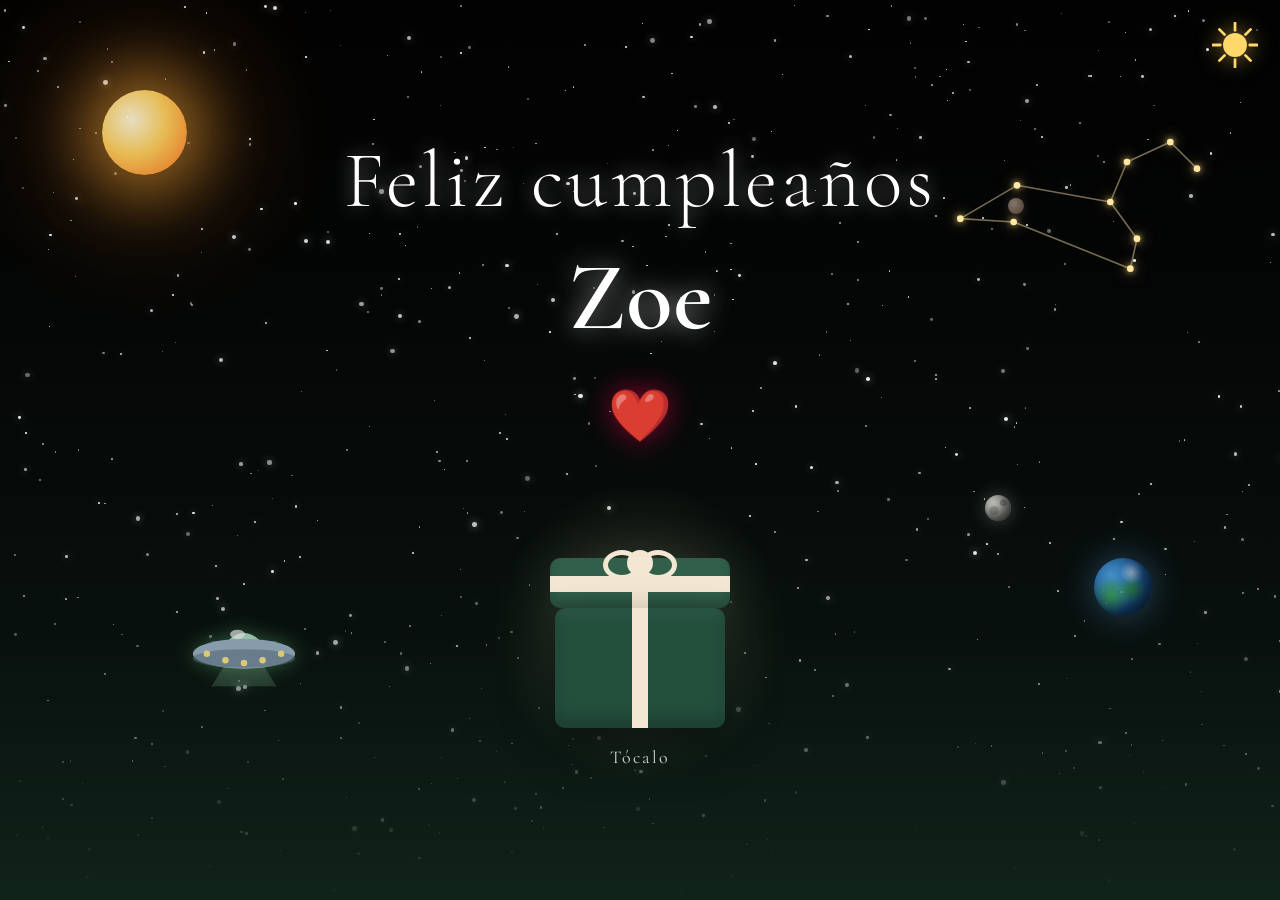
<file: zoe-cumple flores/index.html>
<!DOCTYPE html>
<html lang="es">

<head>

    <meta charset="UTF-8">
    <meta name="viewport" content="width=device-width, initial-scale=1.0">

    <title>Para Zoe ❤️</title>

    <link rel="preconnect" href="https://fonts.googleapis.com">

    <link rel="preconnect" href="https://fonts.gstatic.com" crossorigin>

    <link href="https://fonts.googleapis.com/css2?family=Cormorant+Garamond:wght@300;400;500;600;700&family=Space+Mono:ital,wght@0,400;0,700;1,400&display=swap"
        rel="stylesheet">

    <link rel="stylesheet" href="style/style.css">

    <link rel="stylesheet" href="style/sky.css">

    <link rel="stylesheet" href="style/leo.css">

</head>

<body>

    <section id ="welcome-screen">

    <a href="girasoles.html" class="sun-corner" aria-label="Para ti" title="🌻">
        <svg viewBox="0 0 50 50">
            <g class="sun-rays">
                <line class="sun-ray" x1="41" y1="25" x2="49" y2="25" />
                <line class="sun-ray" x1="36.3" y1="36.3" x2="42" y2="42" />
                <line class="sun-ray" x1="25" y1="41" x2="25" y2="49" />
                <line class="sun-ray" x1="13.7" y1="36.3" x2="8" y2="42" />
                <line class="sun-ray" x1="9" y1="25" x2="1" y2="25" />
                <line class="sun-ray" x1="13.7" y1="13.7" x2="8" y2="8" />
                <line class="sun-ray" x1="25" y1="9" x2="25" y2="1" />
                <line class="sun-ray" x1="36.3" y1="13.7" x2="42" y2="8" />
            </g>
            <circle class="sun-core" cx="25" cy="25" r="13" />
        </svg>
    </a>

    <div id="sky">

        <div id="stars"></div>
        <!-- 👇 NUEVO: Contenedores para los planetas y estrellas fugaces -->
        <div id="planets-container">
            <div class="planet planet-sun"></div>
            <div class="planet planet-earth"></div>
            <div class="planet planet-moon"></div>
            <div class="planet planet-pluto"></div>

            <div class="ufo" id="ufo">
                <svg viewBox="0 0 140 80" class="ufo-svg" xmlns="http://www.w3.org/2000/svg">
                    <!-- haz de luz -->
                    <polygon class="ufo-beam" points="55,48 85,48 105,80 35,80" />

                    <!-- cúpula -->
                    <path class="ufo-dome" d="M45 40 Q70 5 95 40 Z" />
                    <ellipse class="ufo-dome-shine" cx="63" cy="24" rx="8" ry="5" />

                    <!-- platillo -->
                    <ellipse class="ufo-body" cx="70" cy="45" rx="55" ry="16" />
                    <ellipse class="ufo-body-shade" cx="70" cy="50" rx="55" ry="10" />

                    <!-- lucecitas -->
                    <circle class="ufo-light ufo-light-1" cx="30" cy="45" r="3.5" />
                    <circle class="ufo-light ufo-light-2" cx="50" cy="52" r="3.5" />
                    <circle class="ufo-light ufo-light-3" cx="70" cy="55" r="3.5" />
                    <circle class="ufo-light ufo-light-4" cx="90" cy="52" r="3.5" />
                    <circle class="ufo-light ufo-light-5" cx="110" cy="45" r="3.5" />
                </svg>
            </div>
        </div>
        <div id="shooting-stars-container"></div>

    </div>


    <div class="birthday-title">

        <h1>Feliz cumpleaños</h1>

        <h2>Zoe</h2>

        <p>❤️</p>


    <div id="leo">

<svg viewBox="0 0 420 260" class="leo-svg">

    <!-- líneas de la constelación (conexiones exactas como tu referencia) -->
    
    <!-- El Triángulo del Cuerpo Principal (Continuo) -->
    <!-- Línea 1: Estrella izquierda a Estrella media-arriba -->
    <line class="leo-path" x1="35" y1="160" x2="120" y2="110" stroke-width="1" />
    <!-- Línea 2: Estrella media-arriba a Estrella central -->
    <line class="leo-path" x1="120" y1="110" x2="260" y2="135" stroke-width="1" />
    <!-- Línea 4: Estrella media-abajo DE VUELTA a Estrella izquierda -->
    <line class="leo-path" x1="115" y1="165" x2="35" y2="160" stroke-width="1" />
    
    <!-- Conexión del medio (Crucial) -->
    <!-- Línea 5: Estrella central a Estrella media-abajo (ya está, es la #3, pero la mantenemos para claridad) -->
    <!-- ESTA LÍNEA ES LA QUE REPLICA TU REFERENCIA ORIGINAL EXACTA -->
    <line class="leo-path" x1="115" y1="165" x2="290" y2="235" stroke-width="1" />


    <!-- La Cabeza del León (Igual que antes, está bien) -->
    <!-- Línea 6: Estrella central a Estrella superior-derecha 1 -->
    <line class="leo-path" x1="260" y1="135" x2="285" y2="75" stroke-width="1" />
    <!-- Línea 7: Estrella superior-derecha 1 a Estrella superior-derecha 2 -->
    <line class="leo-path" x1="285" y1="75" x2="350" y2="45" stroke-width="1" />
    <!-- Línea 8: Estrella superior-derecha 2 a Estrella superior-derecha 3 -->
    <line class="leo-path" x1="350" y1="45" x2="390" y2="85" stroke-width="1" />

    <!-- La Parte Trasera / Cola (Corrección de la conexión) -->
    <!-- Línea 9: Estrella central a Estrella inferior-derecha 1 -->
    <line class="leo-path" x1="260" y1="135" x2="300" y2="190" stroke-width="1" />
    <!-- Línea 10: Estrella inferior-derecha 1 a Estrella inferior-derecha 2 -->
    <line class="leo-path" x1="300" y1="190" x2="290" y2="235" stroke-width="1" />


    <!-- estrellas (Tus círculos originales) -->

    <circle class="leo-star" cx="35" cy="160" r="5" />
    <circle class="leo-star" cx="120" cy="110" r="5" />
    <circle class="leo-star" cx="115" cy="165" r="5" />

    <circle class="leo-star" cx="260" cy="135" r="5" />

    <circle class="leo-star" cx="285" cy="75" r="5" />
    <circle class="leo-star" cx="350" cy="45" r="5" />
    <circle class="leo-star" cx="390" cy="85" r="5" />

    <circle class="leo-star" cx="300" cy="190" r="5" />
    <circle class="leo-star" cx="290" cy="235" r="5" />


</svg>

</div>

</div>

        <div id="gift-container">

            <div id="gift">

                <div class="gift-container">

                    <div class="gift-box" id="giftBox">

                        <div class="gift-lid">
                            <div class="gift-ribbon-vertical"></div>
                            <div class="gift-ribbon-horizontal"></div>
                            <div class="gift-bow"></div>
                        </div>

                        <div class="gift-body">

                            <div class="gift-light"></div>

                            <div class="gift-ribbon-body"></div>

                        </div>

                    </div>

                    <p class="gift-text" id="giftText">Tócalo</p>

                </div>

            </div>

    </section>

    <section id="terminal-screen">

    <div class="terminal-window">

        <div class="terminal-titlebar">
            <div class="terminal-dots">
                <span class="dot dot-red"></span>
                <span class="dot dot-yellow"></span>
                <span class="dot dot-green"></span>
            </div>
            <span class="terminal-title">buscando_recuerdos.exe</span>
        </div>

        <div class="terminal-crt">

            <div class="terminal" id="terminal">

            </div>

            <div class="terminal-scanlines"></div>
            <div class="terminal-scanner"></div>
            <div class="terminal-vignette"></div>
            <div class="terminal-flash" id="terminalFlash"></div>

        </div>

    </div>

</section>

<section id="memory-screen">

    <div class="bokeh-lights" id="bokehLights"></div>

    <svg class="mini-constellation" viewBox="0 0 800 500" preserveAspectRatio="xMidYMid slice">
        <line x1="80" y1="90" x2="180" y2="140" />
        <line x1="180" y1="140" x2="140" y2="230" />
        <line x1="620" y1="70" x2="700" y2="130" />
        <line x1="700" y1="130" x2="660" y2="210" />
        <circle cx="80" cy="90" r="2.2" />
        <circle cx="180" cy="140" r="2.6" />
        <circle cx="140" cy="230" r="1.8" />
        <circle cx="620" cy="70" r="2" />
        <circle cx="700" cy="130" r="2.6" />
        <circle cx="660" cy="210" r="1.8" />
        <circle cx="380" cy="380" r="1.6" />
        <circle cx="440" cy="60" r="1.6" />
    </svg>

    <div class="photo-wrapper">

    <div class="photo-glow"></div>

    <img
        src="img/cumple-desktop.jpg"
        alt="Feliz cumpleaños Zoe"
        id="birthday-photo-desktop"
        class="desktop-photo"
    >

    <img
        src="img/cumple-mobile.jpg"
        alt="Feliz cumpleaños Zoe"
        id="birthday-photo-mobile"
        class="mobile-photo"
    >

</div>

    <p class="photo-caption">

        Feliz cumpleaños calabacita ❤️

    </p>

    <div class="scroll-indicator">

    <span>Desliza</span>

    <svg class="falling-star" viewBox="0 0 24 40">
        <line x1="12" y1="0" x2="12" y2="22" />
        <path d="M12 22 L6 30 M12 22 L18 30 M12 22 L12 34" />
    </svg>

</div>

    <div class="letter-stage" id="letterStage">

        <div class="envelope-wrapper" id="envelopeWrapper">

            <div class="envelope" id="envelope">

                <div class="envelope-back"></div>

                <div class="envelope-seal">
                    <svg viewBox="0 0 60 60">
                        <circle cx="30" cy="30" r="27" />
                        <path d="M30 16 C18 16 14 26 14 33 C14 42 21 47 30 47 C39 47 46 42 46 33 C46 26 42 16 30 16 Z" />
                        <path d="M30 16 C28 12 28 9 30 6" />
                        <path d="M30 18 L30 45 M22 21 C22 30 22 39 24 44 M38 21 C38 30 38 39 36 44" />
                    </svg>
                </div>

                <div class="envelope-flap"></div>

                <div class="envelope-front"></div>

            </div>

            <p class="envelope-text" id="envelopeText">Toca para abrir</p>

        </div>

        <div class="letter-overlay" id="letterOverlay">

            <div class="letter-paper" id="letterPaper">

                <div class="letter-close" id="letterClose">&times;</div>

                <div class="letter-seal">
                    <svg viewBox="0 0 60 60">
                        <circle cx="30" cy="30" r="27" />
                        <path d="M30 16 C18 16 14 26 14 33 C14 42 21 47 30 47 C39 47 46 42 46 33 C46 26 42 16 30 16 Z" />
                        <path d="M30 16 C28 12 28 9 30 6" />
                        <path d="M30 18 L30 45 M22 21 C22 30 22 39 24 44 M38 21 C38 30 38 39 36 44" />
                    </svg>
                </div>

                <h2>Para Zoe ❤️</h2>

                <div class="letter-scroll" id="letterScroll">

                    <div id="letter-text"></div>

                    <p class="letter-signature">— con cariño, siempre.</p>

                </div>

            </div>

        </div>

    </div>

</section>

    <script src="script/main.js"></script>

</body>

</html>
</file>
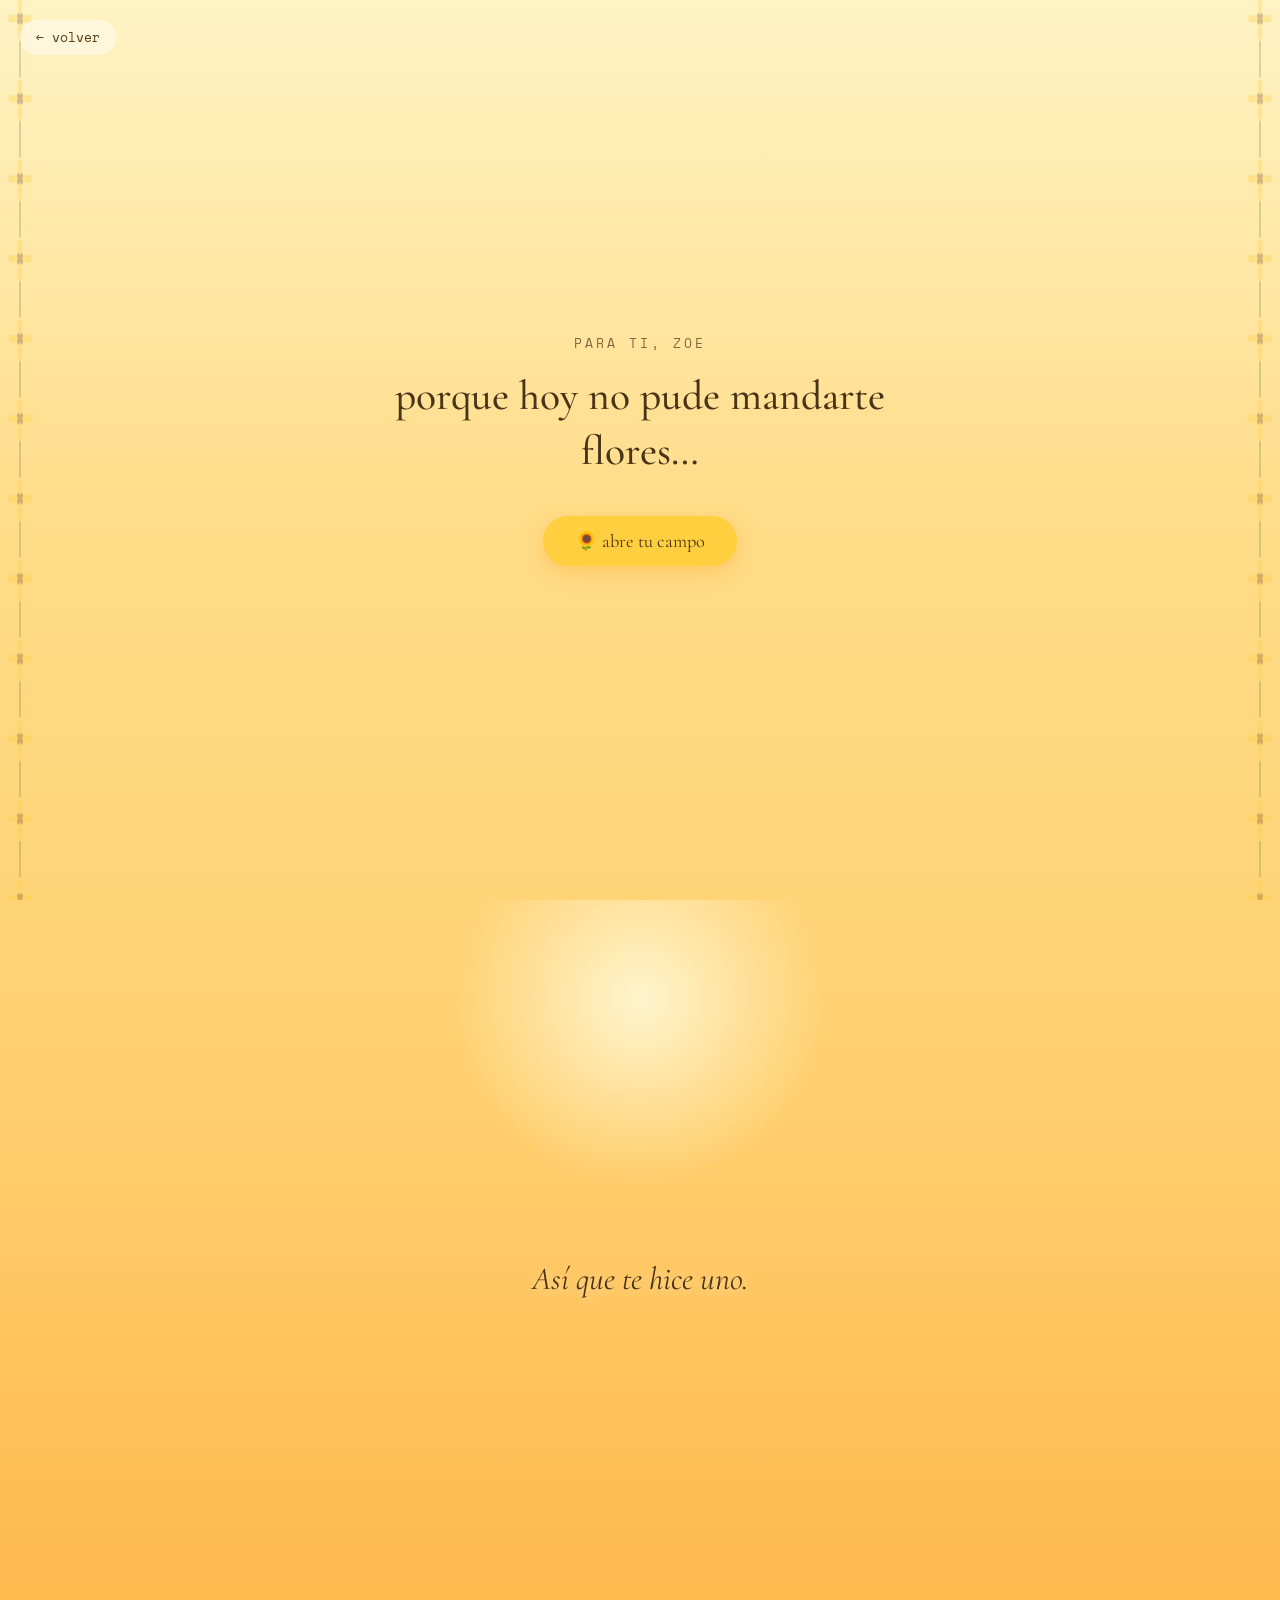
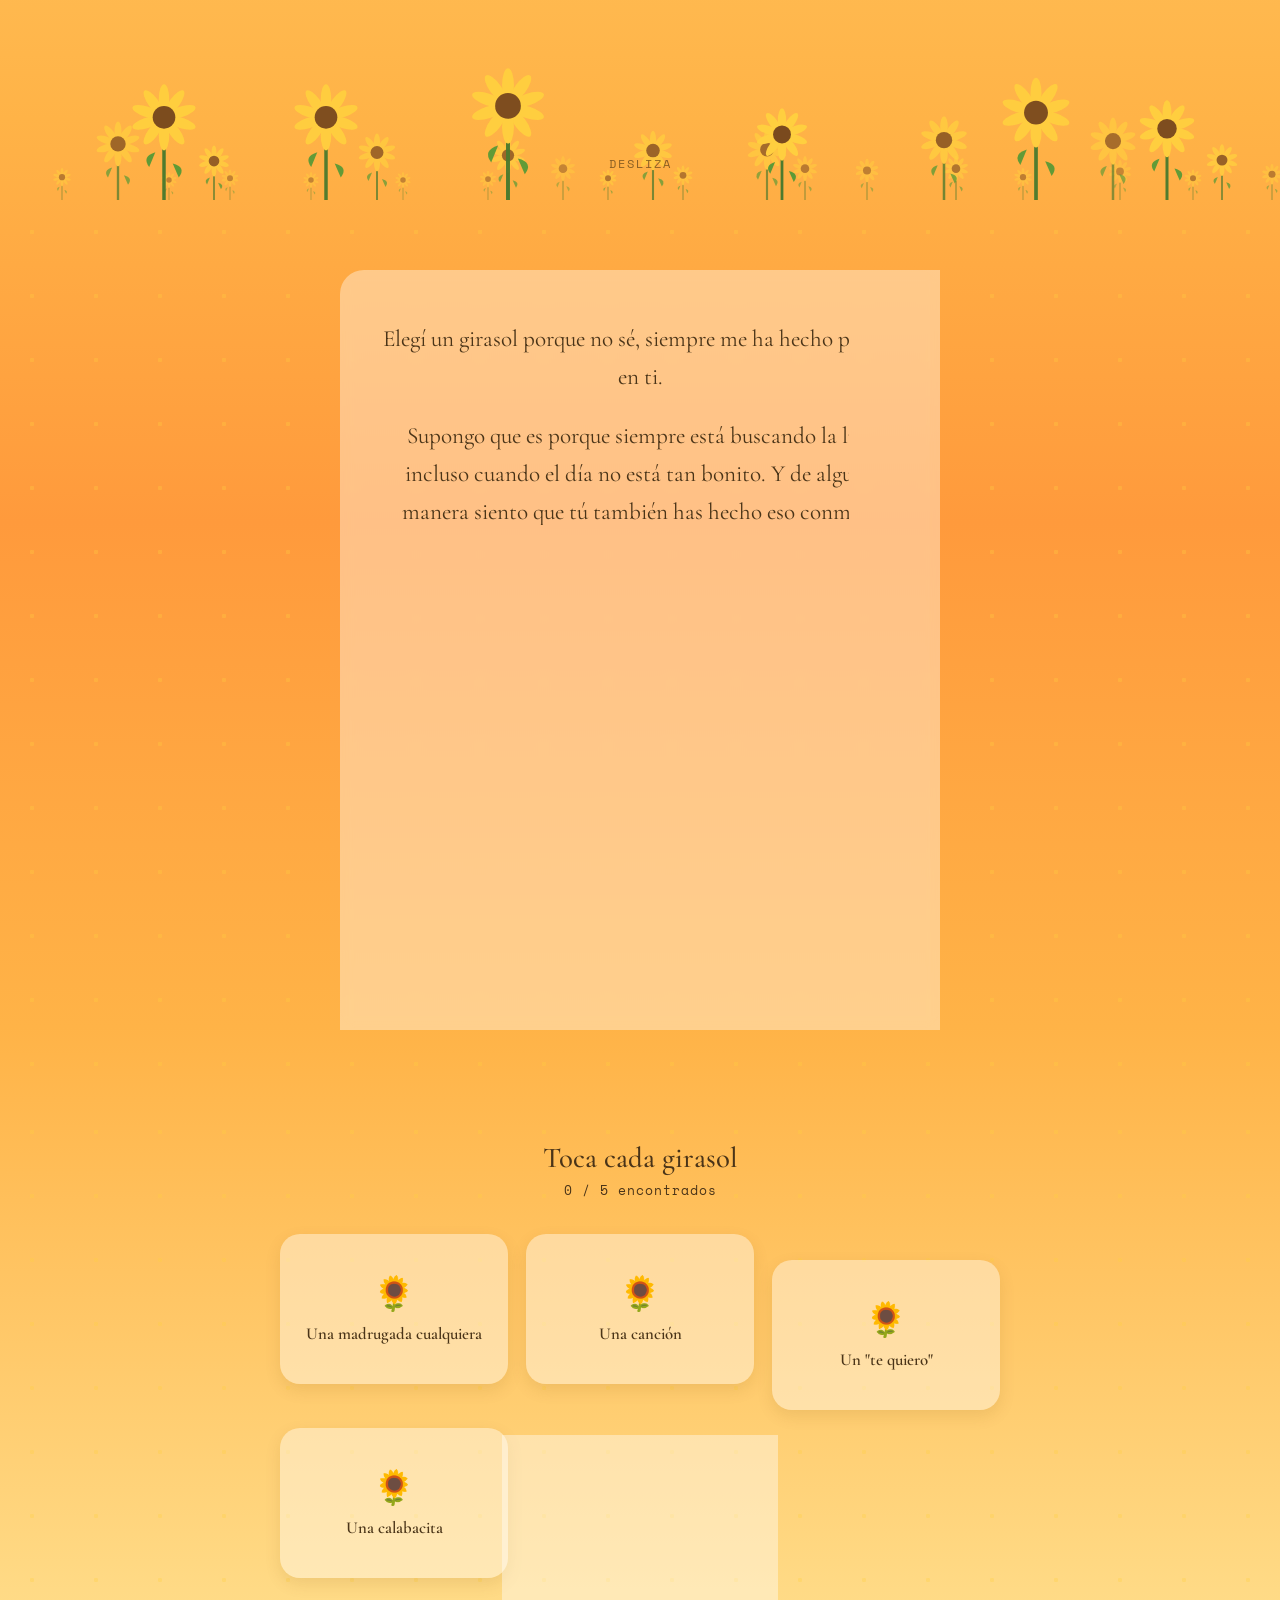
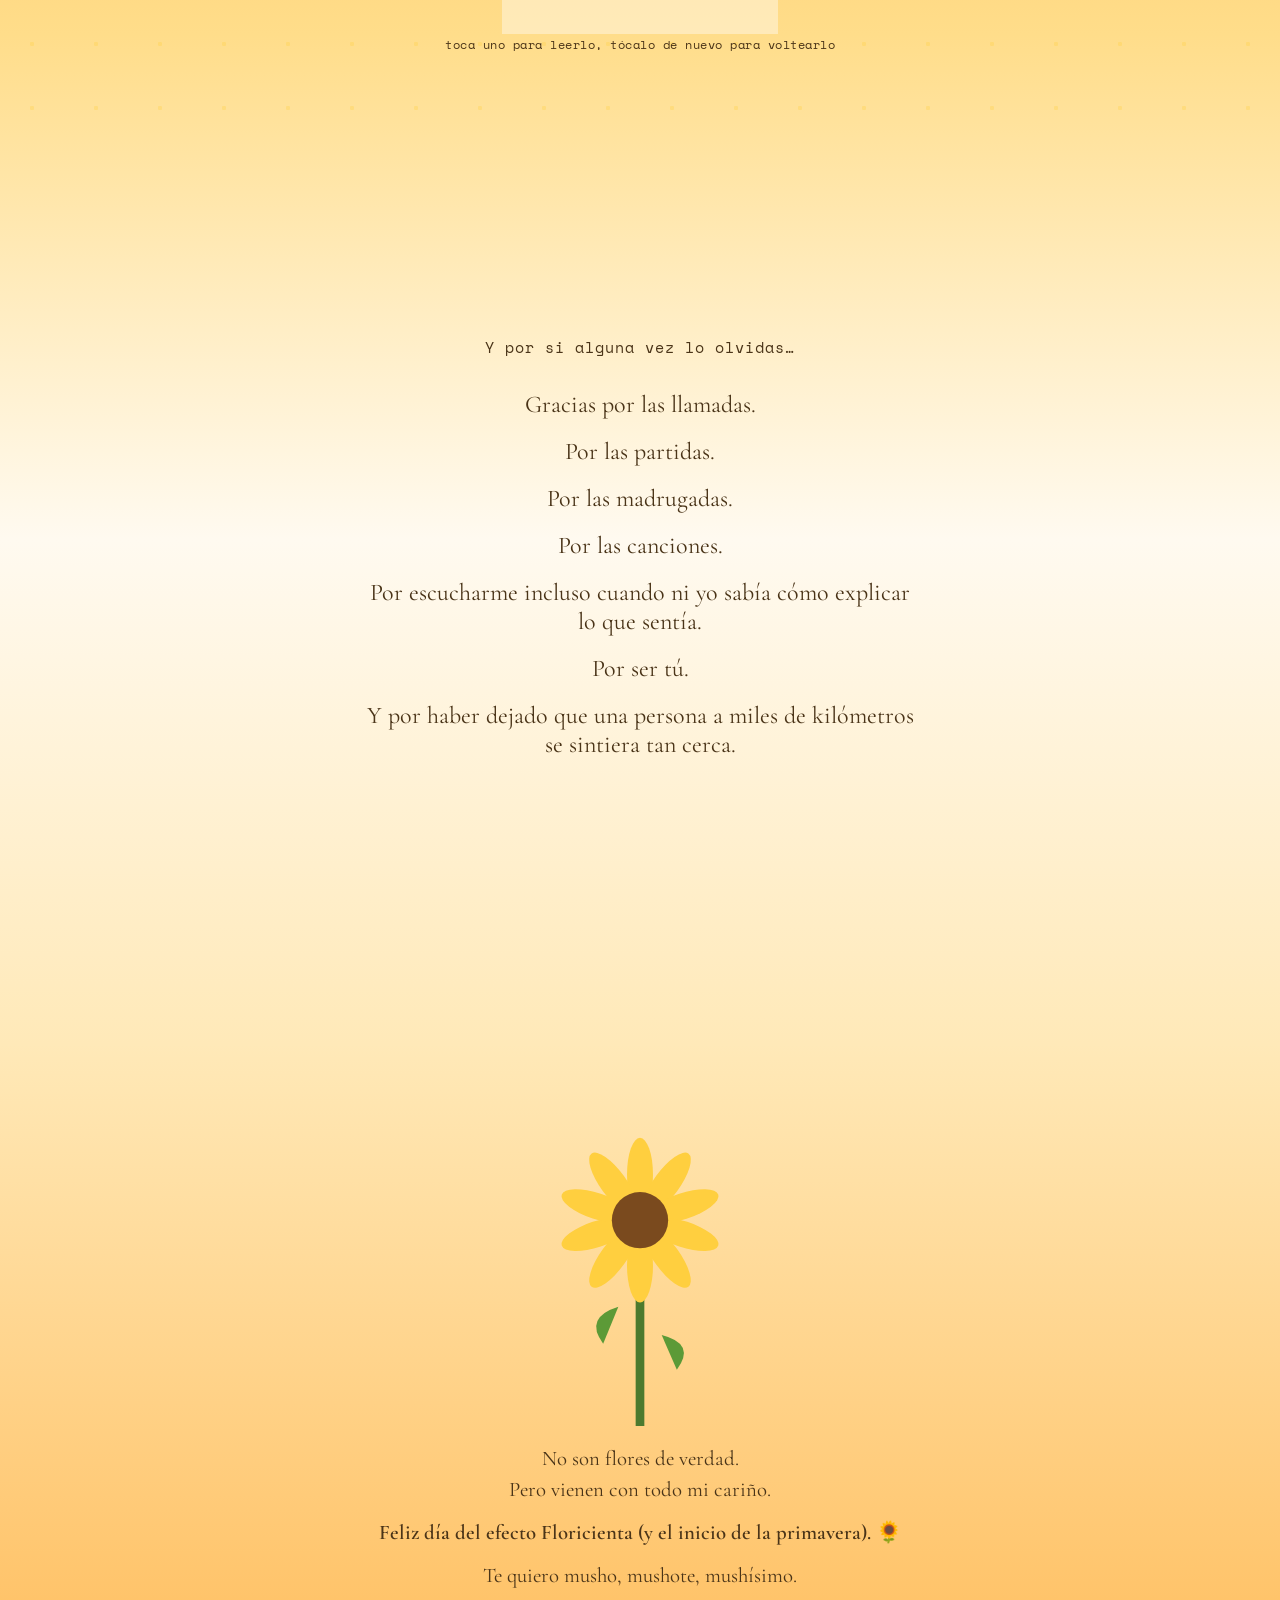
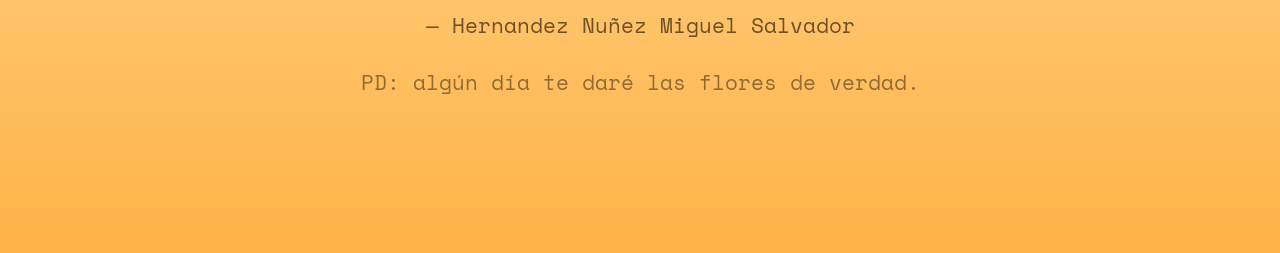
<file: zoe-cumple flores/girasoles.html>
<!DOCTYPE html>
<html lang="es">

<head>

    <meta charset="UTF-8">
    <meta name="viewport" content="width=device-width, initial-scale=1.0">

    <title>Para ti 🌻</title>

    <link rel="preconnect" href="https://fonts.googleapis.com">
    <link rel="preconnect" href="https://fonts.gstatic.com" crossorigin>
    <link href="https://fonts.googleapis.com/css2?family=Cormorant+Garamond:wght@300;400;500;600;700&family=Space+Mono:ital,wght@0,400;0,700;1,400&display=swap"
        rel="stylesheet">

    <link rel="stylesheet" href="style/girasoles.css">

</head>

<body>

    <a href="index.html" class="back-link">← volver</a>

    <div class="flower-border left" aria-hidden="true"></div>
    <div class="flower-border right" aria-hidden="true"></div>

    <!-- 1. Intro -->
    <section id="intro-screen" class="scene">
        <div class="intro-content">
            <p class="intro-eyebrow">Para ti, Zoe</p>
            <h1>porque hoy no pude mandarte flores…</h1>
            <button id="openFieldBtn" class="field-btn">🌻 abre tu campo</button>
        </div>
    </section>

    <!-- 2. El campo -->
    <section id="field-screen" class="scene">

        <div id="sun-glow"></div>
        <div id="pollen-container"></div>
        <div id="petals-container"></div>
        <div id="sunflower-field"></div>

        <div class="field-title reveal-target" id="fieldTitle">
            <p>Así que te hice uno.</p>
        </div>

        <div class="scroll-hint">
            <span>Desliza</span>
        </div>

    </section>

    <!-- 3. El mensaje -->
    <section id="message-screen" class="scene reveal-section dotted-field">

        <div class="message-card reveal-target">

            <p>Elegí un girasol porque no sé, siempre me ha hecho pensar en ti.</p>

            <p>Supongo que es porque siempre está buscando la luz, incluso
                cuando el día no está tan bonito. Y de alguna manera siento que
                tú también has hecho eso conmigo muchas veces. Has conseguido
                que días que no eran precisamente los mejores terminaran
                siendo un poquito más bonitos nomás por estar ahí.</p>

            <p>Y pues… como no puedo aparecer de la nada en tu casa con un
                ramo de flores en las manos JAJAJA, se me ocurrió hacerte las mías.</p>

            <p>Así que no te pude mandar unas flores…</p>

            <p class="message-emph">te hice un campo entero. 🌻</p>

            <p>Porque para ti, una flor me parecía muy poquito.</p>

        </div>

    </section>

    <!-- 4. Recuerdos -->
    <section id="memories-screen" class="scene reveal-section dotted-field">

        <h2 class="section-heading reveal-target">Toca cada girasol</h2>
        <p class="memories-counter reveal-target" id="memoriesCounter">0 / 5 encontrados</p>

        <div class="memories-grid">

            <div class="memory-flower reveal-target" role="button" tabindex="0" aria-pressed="false">
                <div class="memory-card-inner">
                    <div class="memory-face memory-front">
                        <span class="memory-icon">🌻</span>
                        <span class="memory-label">Una madrugada cualquiera</span>
                    </div>
                    <div class="memory-face memory-back">
                        <span class="memory-text">De esas en las que terminamos hablando hasta que tú ya deberías estar durmiendo hace horas.</span>
                    </div>
                </div>
            </div>

            <div class="memory-flower reveal-target" role="button" tabindex="0" aria-pressed="false">
                <div class="memory-card-inner">
                    <div class="memory-face memory-front">
                        <span class="memory-icon">🌻</span>
                        <span class="memory-label">Una canción</span>
                    </div>
                    <div class="memory-face memory-back">
                        <span class="memory-text">O bueno, muchas: del Tai, las wawas o el pastor. Y todas esas canciones que terminaron formando parte de nuestras conversaciones.</span>
                    </div>
                </div>
            </div>

            <div class="memory-flower reveal-target" role="button" tabindex="0" aria-pressed="false">
                <div class="memory-card-inner">
                    <div class="memory-face memory-front">
                        <span class="memory-icon">🌻</span>
                        <span class="memory-label">Un "te quiero"</span>
                    </div>
                    <div class="memory-face memory-back">
                        <span class="memory-text">Porque hay palabras que, aunque parezcan pequeñas, se quedan.</span>
                    </div>
                </div>
            </div>

            <div class="memory-flower reveal-target" role="button" tabindex="0" aria-pressed="false">
                <div class="memory-card-inner">
                    <div class="memory-face memory-front">
                        <span class="memory-icon">🌻</span>
                        <span class="memory-label">Una calabacita</span>
                    </div>
                    <div class="memory-face memory-back">
                        <span class="memory-text">Porque, honestamente, ¿cómo demonios terminé teniendo un apodo así? JAJAJA.</span>
                    </div>
                </div>
            </div>

            <div class="memory-flower reveal-target" role="button" tabindex="0" aria-pressed="false">
                <div class="memory-card-inner">
                    <div class="memory-face memory-front">
                        <span class="memory-icon">🌻</span>
                        <span class="memory-label">8,000 km</span>
                    </div>
                    <div class="memory-face memory-back">
                        <span class="memory-text">Y aun así, aquí estamos.</span>
                    </div>
                </div>
            </div>

        </div>

        <p class="memories-hint reveal-target">toca uno para leerlo, tócalo de nuevo para voltearlo</p>

    </section>

    <!-- 5. Gracias -->
    <section id="gratitude-screen" class="scene reveal-section calm">

        <p class="gratitude-lead reveal-target">Y por si alguna vez lo olvidas…</p>

        <div class="gratitude-lines">
            <p class="reveal-target">Gracias por las llamadas.</p>
            <p class="reveal-target">Por las partidas.</p>
            <p class="reveal-target">Por las madrugadas.</p>
            <p class="reveal-target">Por las canciones.</p>
            <p class="reveal-target">Por escucharme incluso cuando ni yo sabía cómo explicar lo que sentía.</p>
            <p class="reveal-target">Por ser tú.</p>
            <p class="reveal-target">Y por haber dejado que una persona a miles de kilómetros se sintiera tan cerca.</p>
        </div>

    </section>

    <!-- 6. Cierre -->
    <section id="final-screen" class="scene">

        <div class="final-sunflower" id="finalSunflower"></div>

        <div class="final-text reveal-target">
            <p>No son flores de verdad.</p>
            <p>Pero vienen con todo mi cariño.</p>
            <p class="final-title">Feliz día del efecto Floricienta (y el inicio de la primavera). 🌻</p>
            <p>Te quiero musho, mushote, mushísimo.</p>
            <p class="final-sign">— Hernandez Nuñez Miguel Salvador</p>
            <p class="final-pd">PD: algún día te daré las flores de verdad.</p>
        </div>

    </section>

    <script src="script/girasoles.js"></script>

</body>

</html>
</file>
<file: zoe-cumple flores/style/style.css>
*{
    margin:0;
    padding:0;
    box-sizing:border-box;
}

html, body {
    height: 100%;
}

body {
    background: #000;
    color: white;
    font-family: "Cormorant Garamond", serif;
    min-height: 100vh;  /* Permite que la página crezca hacia abajo */
    min-height: 100dvh; /* Altura real de pantalla en móvil (sin la barra del navegador) */
    overflow-x: hidden; /* Evita que se pueda mover hacia los lados en el celular */
}

#welcome-screen {
    /* 👇 Agrega esta línea para que el cielo se ancle a este contenedor 👇 */
    position: relative; 
    
    display: flex;
    flex-direction: column;
    justify-content: center;
    align-items: center;
    
    min-height: 100vh; 
    min-height: 100dvh; /* Altura real de pantalla en móvil */
    height: auto;      
    
    transition: 1.5s ease;
}

.birthday-title{

    position:relative;

    display:flex;
    flex-direction:column;
    align-items:center;

    text-align:center;

}

.birthday-title h1 {
    font-size: 5rem;
    font-weight: 300;
    letter-spacing: 4px;
    margin: 0;
    text-align: center;
    /* 👇 Brillo estelar sutil */
    text-shadow: 0 0 20px rgba(255, 255, 255, 0.4), 0 0 40px rgba(255, 255, 255, 0.15); 
}

.birthday-title h2 {
    margin: 10px 0 0 0;
    font-size: 6rem;
    font-weight: 600;
    text-align: center;
    /* 👇 Brillo estelar más fuerte para que resalte su nombre */
    text-shadow: 0 0 25px rgba(255, 255, 255, 0.5), 0 0 50px rgba(255, 255, 255, 0.2); 
}

.birthday-title p {
    margin: 30px 0 0 0;
    font-size: 3.2rem;
    opacity: .9;
    text-align: center;
    /* 👇 Un aura rojiza/rosada para que el corazón no se vea tan "plano" */
    filter: drop-shadow(0 0 15px rgba(255, 0, 80, 0.6)); 
}

button{

    margin-top:60px;

    padding:15px 35px;

    border:none;

    border-radius:40px;

    background:white;

    color:black;

    cursor:pointer;

    font-size:1rem;

    transition:.3s;

}

button:hover{

    transform:scale(1.05);

}

/*==========================
        REGALO
===========================*/

#gift-container{

    margin-top:70px;

    display:flex;

    flex-direction:column;

    align-items:center;

    gap:18px;

}

#gift{

    cursor:pointer;

}

.box{

    width:220px;

    height:150px;

    border-radius:8px;

    background:linear-gradient(
        180deg,
        #315F4A 0%,
        #234F3D 55%,
        #173528 100%
    );

    box-shadow:
        0px 15px 35px rgba(35,79,61,.35);

}

/* ===========================
        CONTENEDOR
=========================== */

.gift-container {
    display: flex;
    flex-direction: column;
    align-items: center;
    margin-top: 40px;
    position: relative; 
    z-index: 10; /* 👈 Esto obliga al contenedor a estar por encima del cielo */
}

/* El aura mágica detrás del regalo (Corregida) */
.gift-container::before {
    content: "";
    position: absolute;
    top: 35%;
    left: 50%;
    transform: translate(-50%, -50%);
    width: 300px;
    height: 300px;
    /* 👈 Un color dorado mucho más visible y concentrado en el centro */
    background: radial-gradient(circle, rgba(255, 232, 170, 0.25) 0%, rgba(255, 232, 170, 0.05) 50%, transparent 70%);
    z-index: -1;
    pointer-events: none; 
    animation: auraPulse 3s ease-in-out infinite alternate; /* Hace que lata suavemente */
}

@keyframes auraPulse {
    0% { transform: translate(-50%, -50%) scale(0.9); opacity: 0.6; }
    100% { transform: translate(-50%, -50%) scale(1.2); opacity: 1; }
}

/* ===========================
          CAJA
=========================== */

.gift-box{

    filter:drop-shadow(0px 0px 22px rgba(49,95,74,.18));

    position:relative;

    width:170px;
    height:170px;

    cursor:pointer;

    transition:.4s;

    animation:breathingGift 3.5s ease-in-out infinite;
}

.gift-box:hover + .gift-text{

    color:white;

    letter-spacing:3px;

}

.gift-box:hover{

    filter:brightness(1.08);

}

/* ===========================
          CUERPO
=========================== */

.gift-body{

    position:absolute;

    bottom:0;

    width:170px;
    height:120px;

    background:#234F3D;

    border-radius:10px;

    overflow:hidden;

    box-shadow:
        0 18px 40px rgba(0,0,0,.55),
        inset 0 -10px 15px rgba(0,0,0,.20),
        inset 0 10px 12px rgba(255,255,255,.04);

}

/* ===========================
        LUZ INTERIOR
=========================== */

.gift-light{

    position:absolute;

    top:-5px;
    left:50%;

    transform:translateX(-50%);

    width:70px;
    height:45px;

    background:#F3E7D3;

    border-radius:50%;

    opacity:0;

    filter:blur(20px);

    transition:1.5s ease;

}

/* ===========================
            TAPA
=========================== */

.gift-lid{

    position:absolute;

    top:0;

    width:180px;
    height:50px;

    left:-5px;

    background:#315F4A;

    border-radius:10px;

    transform-origin: top center;

    transform-style:preserve-3d;

    box-shadow:
        inset 0 -8px 10px rgba(0,0,0,.18);

}


/* ===========================
          LISTONES
=========================== */

.gift-ribbon-body,
.gift-ribbon-vertical{

    position:absolute;

    left:50%;

    transform:translateX(-50%);

    width:16px;

    background:#F3E7D3;

}

.gift-ribbon-body{

    height:120px;

}

.gift-ribbon-vertical{

    height:50px;

}

.gift-ribbon-horizontal{

    position:absolute;

    top:18px;

    width:100%;

    height:16px;

    background:#F3E7D3;

}

/* ===========================
            MOÑO
=========================== */

.gift-bow{

    position:absolute;

    left:50%;
    top:-8px;

    transform:translateX(-50%);

    width:26px;
    height:26px;

    background:#F3E7D3;

    border-radius:50%;

}

.gift-bow::before,
.gift-bow::after{

    content:"";

    position:absolute;

    width:28px;
    height:20px;

    border:5px solid #F3E7D3;

    border-radius:50%;

}

.gift-bow::before{

    left:-24px;

}

.gift-bow::after{

    right:-24px;

}

/* ===========================
          TEXTO
=========================== */

.gift-text{

    margin-top:18px;

    color:#CFCFCF;

    font-family:'Cormorant Garamond', serif;

    font-size:18px;

    letter-spacing:2px;

}

@keyframes breathingGift{

    0%{
        transform:translateY(0px) scale(1);
    }

    50%{
        transform:translateY(-4px) scale(1.015);
    }

    100%{
        transform:translateY(0px) scale(1);
    }

}

/* ===========================
        APERTURA REGALO
=========================== */

.gift-open .gift-lid{

    transform:rotateX(-100deg) translateY(0px);

    transition:1s ease;

}

.gift-open{

    animation:none;

    transform:scale(1.05);

}

.gift-open .gift-light{

    opacity:.7

}

/* ===========================
        TERMINAL (VERSIÓN FINAL)
=========================== */

#terminal-screen {
    display: none;
    height: 100vh;      /* Fijo al 100% de la pantalla */
    height: 100dvh;     /* Altura real en móvil */
    width: 100vw;
    background: #000;
    align-items: center;
    justify-content: center;
    opacity: 0;
    padding: 20px;
    box-sizing: border-box;
    overflow: hidden;   /* Bloquea la barra de scroll de la página completa */
}

/* ===========================
      MARCO DE VENTANA
=========================== */
.terminal-window {
    width: min(950px, 92vw);
    max-height: 74vh;
    background: #0c0c0c;
    border-radius: 10px;
    overflow: hidden;
    box-shadow:
        0 30px 90px rgba(0,0,0,.7),
        0 0 60px rgba(240, 217, 168, 0.08),
        0 0 0 1px rgba(240, 217, 168, 0.15);
    display: flex;
    flex-direction: column;
}

.terminal-titlebar {
    display: flex;
    align-items: center;
    gap: 14px;
    padding: 12px 16px;
    background: #161513;
    border-bottom: 1px solid rgba(240, 217, 168, 0.12);
}

.terminal-dots {
    display: flex;
    gap: 8px;
}

.dot {
    width: 11px;
    height: 11px;
    border-radius: 50%;
    opacity: 0.85;
}

.dot-red { background: #ff5f56; }
.dot-yellow { background: #ffbd2e; }
.dot-green { background: #27c93f; }

.terminal-title {
    font-family: 'Consolas', 'Courier New', monospace;
    font-size: 13px;
    color: rgba(240, 217, 168, 0.55);
    letter-spacing: 0.5px;
    margin: 0 auto;
    transform: translateX(-20px);
}

/* ===========================
      PANTALLA CRT
=========================== */
.terminal-crt {
    position: relative;
    background: radial-gradient(ellipse at center, #0f0d08 0%, #050403 100%);
    overflow: hidden;
    padding: 30px 10px;
}

.terminal-scanlines {
    position: absolute;
    inset: 0;
    pointer-events: none;
    background: repeating-linear-gradient(
        to bottom,
        rgba(0,0,0,0) 0px,
        rgba(0,0,0,0) 2px,
        rgba(0,0,0,0.12) 3px,
        rgba(0,0,0,0.12) 4px
    );
    mix-blend-mode: multiply;
    z-index: 3;
}

.terminal-scanner {
    position: absolute;
    left: 0;
    right: 0;
    height: 90px;
    background: linear-gradient(
        to bottom,
        transparent 0%,
        rgba(240, 217, 168, 0.05) 50%,
        transparent 100%
    );
    pointer-events: none;
    z-index: 2;
    animation: scannerMove 6s ease-in-out infinite;
}

@keyframes scannerMove {
    0% { top: -90px; }
    50% { top: 100%; }
    100% { top: -90px; }
}

.terminal-vignette {
    position: absolute;
    inset: 0;
    pointer-events: none;
    box-shadow: inset 0 0 120px 40px rgba(0,0,0,0.65);
    z-index: 4;
}

.terminal-flash {
    position: absolute;
    inset: 0;
    background: rgba(240, 217, 168, 0.9);
    opacity: 0;
    pointer-events: none;
    z-index: 5;
}

.terminal-flash.boot {
    animation: crtBoot 0.7s steps(1) 2;
}

@keyframes crtBoot {
    0% { opacity: 0.9; }
    8% { opacity: 0; }
    16% { opacity: 0.5; }
    24% { opacity: 0; }
    100% { opacity: 0; }
}

/* 1. Estilo de la letra — dorado fosforescente */
.terminal, 
.terminal p, 
.terminal span {
    font-family: 'Consolas', 'Courier New', monospace !important;
    font-size: 30px !important;
    line-height: 2.2 !important;
    color: #f0d49e !important;
    text-shadow: 0 0 86px rgba(255, 233, 189, 0.85), 0 0 96px rgba(255, 233, 189, 0.45);
    text-align: left;
    letter-spacing: 0.5px;
    margin: 0;
    position: relative;
    z-index: 1;
}

.terminal p.error-line {
    color: #ff6b6b !important;
    text-shadow: 0 0 8px rgba(255, 90, 90, 0.7), -1px 0 rgba(0, 220, 255, 0.5), 1px 0 rgba(255, 60, 60, 0.5);
    animation: errorGlitch 0.35s steps(2) 2;
}

@keyframes errorGlitch {
    0% { transform: translate(0); }
    25% { transform: translate(-2px, 1px); }
    50% { transform: translate(2px, -1px); }
    75% { transform: translate(-1px, 0); }
    100% { transform: translate(0); }
}

/* 2. La "Caja Mágica" para el scroll cinemático */
.terminal {
    width: 95%;
    max-width: 900px;
    margin: 0 auto;
    max-height: 55vh;
    overflow-y: auto;
    
    scrollbar-width: none; 
    -ms-overflow-style: none; 
}

.terminal::-webkit-scrollbar {
    display: none;
}

/* 3. El cursor con resplandor fosforescente */
.cursor {
    display: inline-block;
    width: 12px;
    height: 1em;
    background-color: #f0d9a8;
    box-shadow: 0 0 8px rgba(240, 217, 168, 0.9), 0 0 16px rgba(240, 217, 168, 0.5);
    margin-left: 6px;
    vertical-align: middle;
    animation: blink 1s infinite;
}

@keyframes blink {
    0%, 100% { opacity: 1; }
    50% { opacity: 0; }
}

/* 4. Barra de progreso ASCII */
.progress-line {
    font-family: 'Consolas', 'Courier New', monospace !important;
}

/*==========================
      AJUSTES CELULAR (TERMINAL)
==========================*/
@media (max-width: 768px) {
    .terminal-window {
        max-height: 80vh;
    }

    .terminal-title {
        font-size: 11px;
    }

    .terminal-crt {
        padding: 16px 6px;
    }

    .terminal, 
    .terminal p, 
    .terminal span {
        font-size: 15px !important;       
        line-height: 1.8 !important;      
        word-break: keep-all;             
    }
    
    .cursor {
        height: 15px !important;          
        width: 9px !important;
    }
}

/*==========================
      AJUSTES CELULAR
==========================*/
@media (max-width: 768px) {
    /* Achicar el texto principal */
    .birthday-title h1 {
        font-size: 3rem; 
        letter-spacing: 2px;
    }
    .birthday-title h2 {
        font-size: 4rem;
    }
    .birthday-title p {
        font-size: 2rem;
    }
}
#memory-screen {
    display: none;
    opacity: 0;
    transition: 2s ease;
    flex-direction: column;
    justify-content: center;
    align-items: center;
    min-height: 100vh;
    min-height: 100dvh;
    position: relative;
    overflow: hidden;
    padding: 80px 20px;
    background: linear-gradient(
        180deg,
        #0d1224 0%,
        #1a1a3a 22%,
        #3a2a4a 45%,
        #5a3a4a 65%,
        #7a4a42 82%,
        #4a2f28 100%
    );
}

/* ===========================
    LUCES DE HADAS (BOKEH)
=========================== */
.bokeh-lights {
    position: absolute;
    inset: 0;
    z-index: 0;
    pointer-events: none;
}

.bokeh-dot {
    position: absolute;
    border-radius: 50%;
    background: radial-gradient(circle, rgba(255, 213, 140, 0.9) 0%, rgba(255, 190, 110, 0.25) 55%, transparent 75%);
    filter: blur(2px);
    animation: bokehFloat 8s ease-in-out infinite;
}

@keyframes bokehFloat {
    0%, 100% { transform: translateY(0) scale(1); opacity: 0.4; }
    50% { transform: translateY(-18px) scale(1.15); opacity: 0.85; }
}

/* ===========================
    MINI CONSTELACIÓN
=========================== */
.mini-constellation {
    position: absolute;
    inset: 0;
    width: 100%;
    height: 100%;
    z-index: 0;
    opacity: 0.35;
    pointer-events: none;
}

.mini-constellation line {
    stroke: #ffd88f;
    stroke-width: 0.6;
    opacity: 0.5;
}

.mini-constellation circle {
    fill: #ffe8bd;
    animation: starBreathing 4s ease-in-out infinite;
}

.photo-wrapper,
.photo-caption,
.scroll-indicator,
.letter-stage {
    position: relative;
    z-index: 2;
}

.photo-wrapper{

    width:min(900px,90vw);

    display:flex;

    justify-content:center;

    align-items:center;

    position: relative;

}

.photo-glow {
    position: absolute;
    top: 50%;
    left: 50%;
    width: 110%;
    height: 140%;
    transform: translate(-50%, -50%);
    background: radial-gradient(ellipse at 50% 30%, rgba(255, 200, 130, 0.28) 0%, rgba(255, 170, 100, 0.1) 40%, transparent 70%);
    filter: blur(10px);
    pointer-events: none;
    z-index: -1;
    animation: photoGlowPulse 5s ease-in-out infinite;
}

@keyframes photoGlowPulse {
    0%, 100% { opacity: 0.7; }
    50% { opacity: 1; }
}

.desktop-photo,
.mobile-photo{

    width:100%;

    border-radius:14px;

    border:5px solid #f0d9a8;

    box-shadow:
        0 25px 60px rgba(0,0,0,.5),
        0 0 35px rgba(255, 200, 130, 0.25),
        0 40px 55px -20px rgba(255, 170, 100, 0.35);

    opacity:0;

    transform:translateY(30px) scale(.95);

    transition:
        opacity 1.6s ease,
        transform 1.6s ease;

}

.desktop-photo{

    display:block;

}

.mobile-photo{

    display:none;

}

.photo-caption{

    margin-top:40px;

    font-size:2rem;

    font-weight:400;

    letter-spacing:2px;

    text-align:center;

    opacity:0;

    transform:translateY(20px);

    transition:1.5s ease;

}

/*==========================
      RESPONSIVE
==========================*/

@media (max-width:768px){

    .desktop-photo{

        display:none;

    }

    .mobile-photo{

        display:block;

    }

}

/*==========================
      SOBRE + CARTA
==========================*/

.letter-stage{

    width:100%;
    display:flex;
    flex-direction:column;
    align-items:center;

    margin-top:90px;
    margin-bottom:140px;

}

/* ===========================
        SOBRE (CERRADO)
=========================== */

.envelope-wrapper{

    display:flex;
    flex-direction:column;
    align-items:center;

    perspective:1400px;

    transition:opacity .5s ease, transform .5s ease;

}

.envelope-wrapper.hidden{

    opacity:0;
    transform:scale(.85) translateY(-10px);
    pointer-events:none;

}

.envelope{

    position:relative;

    width:min(300px,78vw);
    height:200px;

    cursor:pointer;

}

.envelope-back{

    position:absolute;
    inset:0;

    background:linear-gradient(135deg,#e6d3b0 0%,#d8c093 100%);

    border-radius:10px;

    box-shadow:
        0 25px 55px rgba(0,0,0,.45),
        0 0 40px rgba(255,190,120,.1);

}

.envelope-front{

    position:absolute;
    left:0;right:0;bottom:0;
    height:100%;

    background:linear-gradient(160deg,#f3e8d3 0%,#ecdcbf 60%,#e6d3b0 100%);

    clip-path:polygon(0 100%,50% 38%,100% 100%);

    border-radius:0 0 10px 10px;

    z-index:2;

    box-shadow:inset 0 0 40px rgba(140,100,60,.08);

}

.envelope-flap{

    position:absolute;
    top:0;left:0;right:0;
    height:62%;

    background:linear-gradient(160deg,#ecdcbf 0%,#dcc79c 100%);

    clip-path:polygon(0 0,100% 0,50% 90%);

    transform-origin:top center;

    transition:transform 1s cubic-bezier(.65,0,.35,1);

    z-index:3;

    border-radius:10px 10px 0 0;

    box-shadow:0 6px 14px rgba(0,0,0,.15);

}

.envelope-seal{

    position:absolute;
    top:34%;left:50%;

    transform:translate(-50%,-50%);

    width:46px;height:46px;

    z-index:4;

    filter:drop-shadow(0 4px 8px rgba(0,0,0,.35));

    transition:opacity .3s ease, transform .3s ease;

}

.envelope-seal svg{ width:100%; height:100%; }
.envelope-seal circle{ fill:#c98a3e; stroke:#e8b76a; stroke-width:1.5; }
.envelope-seal path{ fill:none; stroke:#4a2f10; stroke-width:1.3; stroke-linecap:round; }

.envelope.opening .envelope-flap{
    transform:rotateX(-170deg);
}

.envelope.opening .envelope-seal{
    opacity:0;
    transform:translate(-50%,-50%) scale(.4);
}

.envelope-text{

    margin-top:18px;

    color:#CFCFCF;

    font-family:'Cormorant Garamond', serif;

    font-size:18px;

    letter-spacing:2px;

    text-align:center;

}

/* ===========================
        CARTA (ABIERTA)
=========================== */

/* ===========================
    OVERLAY (fondo oscuro centrado)
=========================== */

.letter-overlay{

    position:fixed;
    inset:0;

    display:none;
    align-items:center;
    justify-content:center;

    padding:24px;

    background:rgba(10,7,5,0.72);
    backdrop-filter:blur(6px);
    -webkit-backdrop-filter:blur(6px);

    opacity:0;

    transition:opacity .5s ease;

    z-index:100;

    perspective:1600px;

}

.letter-overlay.visible{
    opacity:1;
}

.letter-close{

    position:absolute;
    top:14px;
    right:18px;

    width:30px;
    height:30px;

    display:flex;
    align-items:center;
    justify-content:center;

    font-family:'Space Mono', monospace;
    font-size:1.4rem;
    line-height:1;

    color:#8a4a2e;
    opacity:.55;

    cursor:pointer;

    transition:opacity .3s ease, transform .3s ease;

}

.letter-close:hover{
    opacity:1;
    transform:scale(1.1);
}

/* ===========================
        CARTA (ABIERTA)
=========================== */

.letter-paper{

    display:flex;
    flex-direction:column;

    width:min(560px,92vw);
    max-height:86vh;

    position:relative;

    background:
        radial-gradient(circle at 15% 20%, rgba(220, 190, 150, 0.35) 0%, transparent 35%),
        radial-gradient(circle at 85% 80%, rgba(200, 165, 120, 0.3) 0%, transparent 40%),
        radial-gradient(circle at 50% 100%, rgba(180, 140, 100, 0.2) 0%, transparent 50%),
        linear-gradient(135deg, #f3e8d3 0%, #ecdcbf 50%, #e6d3b0 100%);

    color:#3a2f22;

    padding:50px 48px 36px;

    border-radius:6px 18px 6px 20px / 18px 6px 20px 6px;

    border: 1px solid rgba(150, 110, 70, 0.25);

    box-shadow:
        0 40px 100px rgba(0,0,0,.55),
        0 0 70px rgba(255, 190, 120, 0.18),
        inset 0 0 60px rgba(140, 100, 60, 0.1);

    opacity:0;

    transform-origin:top center;

    transform:scale(.4) rotateX(-75deg) translateY(-30px);

    transition:transform 1s cubic-bezier(.3,1.4,.4,1), opacity .5s ease;

}

.letter-paper.visible{

    opacity:1;

    transform:scale(1) rotateX(0deg) translateY(0);

}

.letter-seal {
    position: absolute;
    top: -24px;
    right: 36px;
    width: 50px;
    height: 50px;
    filter: drop-shadow(0 4px 8px rgba(0,0,0,0.35));
}

.letter-seal svg{ width:100%; height:100%; }
.letter-seal circle{ fill:#c98a3e; stroke:#e8b76a; stroke-width:1.5; }
.letter-seal path{ fill:none; stroke:#4a2f10; stroke-width:1.3; stroke-linecap:round; }

.letter-signature {
    margin-top: 30px;
    text-align: right;
    font-style: italic;
    opacity: 0.75;
    font-size: 1.1rem !important;
}

.letter-paper h2{

    color:#8a4a2e;

    text-align:center;

    margin-bottom:22px;

    font-size:2.4rem;

    letter-spacing: 1px;

}

/* Caja con scroll interno — el texto se recorre AQUÍ, la página no se mueve */
.letter-scroll{

    flex:1;
    min-height:0;

    overflow-y:auto;

    scrollbar-width:none;
    -ms-overflow-style:none;

}

.letter-scroll::-webkit-scrollbar{
    display:none;
}

/*==========================
      INDICADOR SCROLL
==========================*/

.scroll-indicator{

    margin-top:80px;

    display:flex;

    flex-direction:column;

    align-items:center;

    color:#BFBFBF;

    opacity:0;

    transform:translateY(20px);

    transition:1.5s ease;

}

.scroll-indicator span{

    font-size:1rem;

    letter-spacing:4px;

    text-transform:uppercase;

}

.arrow{

    margin-top:10px;

    font-size:2rem;

    animation:arrowMove 2s ease-in-out infinite;

}

.falling-star {
    margin-top: 12px;
    width: 20px;
    height: 34px;
    stroke: #ffd28f;
    fill: none;
    stroke-width: 1.4;
    stroke-linecap: round;
    filter: drop-shadow(0 0 6px rgba(255, 200, 140, 0.7));
    animation: arrowMove 2s ease-in-out infinite;
}

@keyframes arrowMove{

    0%{

        transform:translateY(0);

    }

    50%{

        transform:translateY(10px);

    }

    100%{

        transform:translateY(0);

    }

}

#letter-text{

    font-family: 'Space Mono', 'Cormorant Garamond', monospace;

    font-size:1.1rem;

    line-height:1.9rem;

    white-space:pre-line;

}

#letter-text p{

    margin-bottom:25px;

    opacity:0;

    transform:translateY(10px);

    transition:.8s;

}

/*==========================
      AJUSTES CELULAR
==========================*/
@media (max-width: 768px) {
    /* ... tus otras reglas de celular ... */

    .letter-stage {
        margin-top: 60px;
        margin-bottom: 100px;
    }

    .envelope {
        height: 165px;
    }

    .letter-paper {
        padding: 36px 26px 26px;
        border-radius: 6px 14px 6px 16px / 14px 6px 16px 6px;
        max-height: 82vh;
    }

    .letter-paper h2 {
        font-size: 1.9rem;
    }

    .letter-close {
        top: 10px;
        right: 12px;
    }

    #letter-text {
        font-size: 0.95rem;
        line-height: 1.75rem;
    }

    .letter-seal {
        width: 42px;
        height: 42px;
        top: -20px;
        right: 24px;
    }

    .desktop-photo,
    .mobile-photo {
        border-width: 4px;
    }
}

/* 👇 Solecito en la esquina: enlace a la página de las flores amarillas 👇 */

.sun-corner {
    position: fixed;
    top: 22px;
    right: 22px;
    width: 46px;
    height: 46px;
    z-index: 60;
    display: flex;
    text-decoration: none;
    cursor: pointer;
    filter: drop-shadow(0 0 10px rgba(255, 205, 90, .55));
    transition: transform .45s ease, filter .45s ease;
}

.sun-corner:hover {
    transform: scale(1.15) rotate(20deg);
    filter: drop-shadow(0 0 18px rgba(255, 205, 90, .9));
}

.sun-corner svg {
    width: 100%;
    height: 100%;
}

.sun-rays {
    transform-origin: 25px 25px;
    animation: sun-spin 22s linear infinite;
}

.sun-ray {
    stroke: #ffd76a;
    stroke-width: 3;
    stroke-linecap: round;
}

.sun-core {
    fill: #ffd76a;
    animation: sun-pulse 3s ease-in-out infinite;
}

@keyframes sun-spin {
    to { transform: rotate(360deg); }
}

@keyframes sun-pulse {
    0%, 100% { opacity: .85; }
    50% { opacity: 1; }
}

@media (max-width: 600px) {
    .sun-corner {
        top: 14px;
        right: 14px;
        width: 38px;
        height: 38px;
    }
}
</file>
<file: zoe-cumple flores/style/sky.css>
/*==========================
        CIELO
==========================*/

#sky{

    position:absolute;

    inset:0;

    overflow:hidden;

    z-index:0;

    background:
    linear-gradient(

        to bottom,

        #020202 0%,

        #040505 30%,

        #08100d 70%,

        #10231B 100%

    );

}

#stars {
    position: absolute;
    inset: 0;
    
    /* 👇 Estas dos líneas crean el difuminado perfecto hacia abajo 👇 */
    -webkit-mask-image: linear-gradient(to bottom, rgba(0,0,0,2) 0%, rgba(0,0,0,2) 60%, rgba(0,0,0,0) 100%);
    mask-image: linear-gradient(to bottom, rgba(0,0,0,1) 0%, rgba(0,0,0,1) 60%, rgba(0,0,0,0) 100%);
}

.star{

    position:absolute;

    border-radius:50%;

    background:white;

    box-shadow:0 0 8px rgba(255,255,255,.8);

}

#welcome-screen h1,
#welcome-screen h2,
#welcome-screen p,
#welcome-screen #gift-container{

    position:relative;

    z-index:5;

}

@keyframes starBreathing{

    0%{
        opacity:0;
    }

    50%{
        opacity:1;
    }

    100%{
        opacity:0;
    }

}

@keyframes starBreathingA{
    0%{ opacity:0; }
    38%{ opacity:1; }
    100%{ opacity:0; }
}

@keyframes starBreathingB{
    0%{ opacity:0; }
    62%{ opacity:1; }
    100%{ opacity:0; }
}

@keyframes starBreathingC{
    0%{ opacity:0; }
    50%{ opacity:1; }
    100%{ opacity:0; }
}

/* ===========================
        PLANETAS
=========================== */
#planets-container {
    position: absolute;
    inset: 0;
    pointer-events: none;
    z-index: 1;
}

.planet {
    position: absolute;
    border-radius: 50%;
    box-shadow: inset -8px -8px 20px rgba(0, 0, 0, 0.8), 
                0 0 25px rgba(255, 255, 255, 0.15);
}

/* ☀️ Sol */
.planet-sun {
    width: 85px;
    height: 85px;
    top: 10%;
    left: 8%;
    background: radial-gradient(circle at 35% 35%, #fff6d5, #ffcf5c 45%, #ff9d3c 75%, #e0601a 100%);
    box-shadow: 0 0 60px 18px rgba(255, 176, 60, 0.55),
                0 0 120px 45px rgba(255, 140, 40, 0.28);
    opacity: 0.9;
    animation: sunGlow 6s ease-in-out infinite;
}

@keyframes sunGlow {
    0%, 100% { box-shadow: 0 0 60px 18px rgba(255, 176, 60, 0.55), 0 0 120px 45px rgba(255, 140, 40, 0.28); }
    50% { box-shadow: 0 0 80px 26px rgba(255, 190, 80, 0.75), 0 0 150px 55px rgba(255, 150, 50, 0.35); }
}

/* 🌍 Tierra */
.planet-earth {
    width: 58px;
    height: 58px;
    top: 62%;
    right: 10%;
    background:
        radial-gradient(circle at 65% 25%, rgba(255,255,255,0.55) 0%, rgba(255,255,255,0) 20%),
        radial-gradient(circle at 30% 65%, #3fae5c 0%, transparent 35%),
        radial-gradient(circle at 65% 55%, #2f8f4e 0%, transparent 30%),
        radial-gradient(circle at 30% 30%, #4fa6e8, #1c5fa8 60%, #0d2f56 100%);
    box-shadow: inset -8px -8px 18px rgba(0,0,0,0.6),
                0 0 35px rgba(90, 160, 230, 0.45);
    opacity: 0.85;
    animation: planetSpin 60s linear infinite;
}

/* 🌙 Luna */
.planet-moon {
    width: 26px;
    height: 26px;
    top: 55%;
    right: 21%;
    background:
        radial-gradient(circle at 70% 30%, rgba(0,0,0,0.25) 0 3px, transparent 4px),
        radial-gradient(circle at 35% 60%, rgba(0,0,0,0.2) 0 4px, transparent 5px),
        radial-gradient(circle at 30% 30%, #e8e6e1, #a9a7a2 65%, #6f6d69 100%);
    box-shadow: inset -5px -5px 10px rgba(0,0,0,0.55),
                0 0 18px rgba(220, 220, 210, 0.35);
    opacity: 0.8;
}

/* 🪐 Plutón */
.planet-pluto {
    width: 16px;
    height: 16px;
    top: 22%;
    right: 20%;
    background: radial-gradient(circle at 35% 35%, #cbb6a3, #8a7161 70%, #4a3b32 100%);
    box-shadow: 0 0 10px rgba(200, 175, 150, 0.35);
    opacity: 0.65;
}

@keyframes planetSpin {
    0% { background-position: 0 0; }
    100% { background-position: 100px 0; }
}

/* ===========================
      NAVE ALIEN (caricatura)
=========================== */
.ufo {
    position: absolute;
    top: 68%;
    left: 14%;
    width: 130px;
    z-index: 3;
    opacity: 0.85;
    animation: ufoFloat 7s ease-in-out infinite;
    filter: drop-shadow(0 0 10px rgba(140, 255, 170, 0.35));
}

.ufo-svg { width: 100%; height: auto; overflow: visible; }

.ufo-body {
    fill: url(#ufoBodyGradient);
    fill: #9fb4c7;
}
.ufo-body-shade { fill: #5c7186; opacity: 0.55; }

.ufo-dome {
    fill: #bdf2d8;
    opacity: 0.9;
}
.ufo-dome-shine { fill: rgba(255,255,255,0.7); }

.ufo-light {
    fill: #ffe98a;
    animation: ufoLights 1.4s ease-in-out infinite;
}
.ufo-light-1 { animation-delay: 0s; }
.ufo-light-2 { animation-delay: 0.2s; }
.ufo-light-3 { animation-delay: 0.4s; }
.ufo-light-4 { animation-delay: 0.6s; }
.ufo-light-5 { animation-delay: 0.8s; }

.ufo-beam {
    fill: rgba(180, 255, 210, 0.18);
    animation: beamPulse 2.5s ease-in-out infinite;
}

@keyframes ufoFloat {
    0%, 100% { transform: translate(0, 0) rotate(-2deg); }
    25% { transform: translate(14px, -10px) rotate(1deg); }
    50% { transform: translate(-6px, 6px) rotate(-1deg); }
    75% { transform: translate(-16px, -6px) rotate(2deg); }
}

@keyframes ufoLights {
    0%, 100% { opacity: 0.35; }
    50% { opacity: 1; }
}

@keyframes beamPulse {
    0%, 100% { opacity: 0.12; }
    50% { opacity: 0.28; }
}

@media (max-width: 640px) {
    .planet-sun { width: 55px; height: 55px; }
    .planet-earth { width: 40px; height: 40px; }
    .planet-moon { width: 18px; height: 18px; }
    .ufo { width: 90px; top: 66%; left: 10%; }
}

/* ===========================
      ESTRELLAS FUGACES
=========================== */
#shooting-stars-container {
    position: absolute;
    inset: 0;
    pointer-events: none;
    z-index: 2;
    overflow: hidden;
}

.shooting-star {
    position: absolute;
    height: 2px;
    background: linear-gradient(90deg, rgba(255,255,255,1), rgba(255,255,255,0));
    border-radius: 50%;
    filter: drop-shadow(0 0 6px rgba(255, 255, 255, 0.8));
    opacity: 0;
    transform: rotate(-35deg);
}

@keyframes shoot {
    0% {
        transform: translateX(0) translateY(0) rotate(-35deg);
        opacity: 1;
        width: 0px;
    }
    50% {
        width: 120px;
    }
    100% {
        transform: translateX(-400px) translateY(400px) rotate(-35deg);
        opacity: 0;
        width: 0px;
    }
}
</file>
<file: zoe-cumple flores/style/leo.css>
#leo{

    position:absolute;

    top:-20px;

    right:-280px;

    width:280px;

}

.leo-svg{

    width:100%;

    overflow:visible;

}

.leo-path{

    fill:none;

    stroke:rgba(255,232,170,.45);

    stroke-width:2.4;

    stroke-linecap:round;

    stroke-linejoin:round;

}

.leo-star{

    fill:#FFE9A5;

    filter:drop-shadow(0 0 5px rgba(255,220,130,.8))
           drop-shadow(0 0 10px rgba(255,220,130,.5));

    animation:leoBreath 4s ease-in-out infinite;

}

@keyframes leoBreath{

    0%,100%{

        opacity:.65;

        transform:scale(1);

    }

    50%{

        opacity:1;

        transform:scale(1.35);

    }

}

@keyframes leoBreathA{
    0%,100%{ opacity:.6; transform:scale(1); }
    40%{ opacity:1; transform:scale(1.3); }
}

@keyframes leoBreathB{
    0%,100%{ opacity:.65; transform:scale(1); }
    60%{ opacity:1; transform:scale(1.4); }
}

@keyframes leoBreathC{
    0%,100%{ opacity:.6; transform:scale(1); }
    50%{ opacity:.95; transform:scale(1.25); }
}

/* Ajuste para móvil: esta regla debe vivir aquí (en leo.css) porque
   leo.css se carga DESPUÉS de style.css en el <head>, así que cualquier
   media query en style.css quedaba sobreescrita por el #leo{} de arriba,
   sin importar el tamaño de pantalla. */
@media (max-width: 768px){

    #leo{
        top:130px;
        right:10px;
        width:280px;
        transform:scale(0.42);
        transform-origin: top right;
        opacity:0.8;
    }

}
</file>
<file: zoe-cumple flores/style/girasoles.css>
* {
    margin: 0;
    padding: 0;
    box-sizing: border-box;
}

html {
    min-height: 100%;
    /* fondo de respaldo por si el body aún no alcanza a cubrir todo */
    background: #ffb347;
}

body {
    font-family: "Cormorant Garamond", serif;
    color: #4a3418;
    /* un único degradado que recorre TODA la página, sin cortes entre secciones */
    background: linear-gradient(
        180deg,
        #fff3c4 0%,
        #ffdd8a 10%,
        #ffcf6d 22%,
        #ffb347 34%,
        #ff9a3c 42%,
        #ffb347 52%,
        #ffdd8a 64%,
        #fffaf0 74%,
        #ffe9b8 84%,
        #ffb347 100%
    );
    overflow-x: hidden;
    min-height: 100vh;
    min-height: 100dvh;
}

.scene {
    position: relative;
    width: 100%;
    overflow: hidden;
}

/* ---------- borde fijo de girasoles: acompaña todo el scroll ---------- */

.flower-border {
    position: fixed;
    top: 0;
    bottom: 0;
    width: 40px;
    background-image: url("data:image/svg+xml,%3Csvg%20xmlns='http://www.w3.org/2000/svg'%20width='36'%20height='60'%3E%3Cline%20x1='18'%20y1='24'%20x2='18'%20y2='58'%20stroke='%234c7a2e'%20stroke-width='2'/%3E%3Ccircle%20cx='18'%20cy='14'%20r='5'%20fill='%237a4a1e'/%3E%3Cg%20fill='%23ffcf3f'%3E%3Cellipse%20cx='18'%20cy='4'%20rx='3'%20ry='7'/%3E%3Cellipse%20cx='28'%20cy='14'%20rx='7'%20ry='3'/%3E%3Cellipse%20cx='18'%20cy='24'%20rx='3'%20ry='7'/%3E%3Cellipse%20cx='8'%20cy='14'%20rx='7'%20ry='3'/%3E%3C/g%3E%3C/svg%3E");
    background-repeat: repeat-y;
    background-position: center top;
    background-size: 26px 80px;
    opacity: .32;
    pointer-events: none;
    z-index: 45;
}

.flower-border.left { left: 0; }
.flower-border.right { left: auto; right: 0; transform: scaleX(-1); }

/* textura ligera de flores de fondo para las secciones "de en medio" */

.dotted-field {
    background-image: radial-gradient(circle, rgba(255, 207, 63, .3) 2px, transparent 2.5px);
    background-size: 64px 64px;
}

@media (max-width: 640px) {
    .flower-border {
        width: 18px;
        background-size: 16px 64px;
        opacity: .22;
    }

    .dotted-field {
        background-size: 52px 52px;
    }
}

@media (max-width: 380px) {
    .flower-border {
        display: none;
    }
}

/* ---------- volver ---------- */

.back-link {
    position: fixed;
    top: 20px;
    left: 20px;
    z-index: 60;
    color: #5a3d15;
    text-decoration: none;
    font-family: "Space Mono", monospace;
    font-size: .8rem;
    background: rgba(255, 255, 255, .45);
    padding: 8px 16px;
    border-radius: 20px;
    backdrop-filter: blur(4px);
    transition: background .3s ease;
}

.back-link:hover {
    background: rgba(255, 255, 255, .75);
}

/* ---------- reveal genérico ---------- */

.reveal-target {
    opacity: 0;
    transform: translateY(24px);
    transition: opacity .9s ease, transform .9s ease;
}

.reveal-target.visible {
    opacity: 1;
    transform: translateY(0);
}

/* ---------- 1. intro ---------- */

#intro-screen {
    min-height: 100vh;
    min-height: 100dvh;
    display: flex;
    align-items: center;
    justify-content: center;
    text-align: center;
    padding: 24px;
}

.intro-content {
    max-width: 540px;
}

.intro-eyebrow {
    font-family: "Space Mono", monospace;
    font-size: .8rem;
    letter-spacing: 3px;
    text-transform: uppercase;
    opacity: .7;
    margin-bottom: 16px;
}

#intro-screen h1 {
    font-size: 2.6rem;
    font-weight: 500;
    line-height: 1.3;
    margin-bottom: 38px;
}

.field-btn {
    font-family: "Cormorant Garamond", serif;
    font-size: 1.15rem;
    padding: 14px 32px;
    border: none;
    border-radius: 40px;
    background: #ffcf3f;
    color: #4a3418;
    cursor: pointer;
    box-shadow: 0 6px 20px rgba(255, 180, 60, .5);
    transition: transform .3s ease, box-shadow .3s ease;
}

.field-btn:hover {
    transform: translateY(-3px) scale(1.03);
    box-shadow: 0 10px 26px rgba(255, 180, 60, .65);
}

/* ---------- 2. campo ---------- */

#field-screen {
    height: 100vh;
    height: 100dvh;
    display: flex;
    flex-direction: column;
    align-items: center;
    justify-content: center;
}

#sun-glow {
    position: absolute;
    top: -90px;
    left: 50%;
    transform: translateX(-50%);
    width: 380px;
    height: 380px;
    border-radius: 50%;
    background: radial-gradient(circle, rgba(255, 246, 210, .95), rgba(255, 246, 210, 0) 70%);
    filter: blur(4px);
    z-index: 1;
    animation: glow-pulse 5s ease-in-out infinite;
}

@keyframes glow-pulse {
    0%, 100% { opacity: 1; transform: translateX(-50%) scale(1); }
    50% { opacity: .85; transform: translateX(-50%) scale(1.06); }
}

.field-title {
    position: relative;
    z-index: 5;
    text-align: center;
    margin-bottom: 16vh;
    text-shadow: 0 2px 12px rgba(255, 255, 255, .5);
}

.field-title p {
    font-size: 2rem;
    font-style: italic;
}

.scroll-hint {
    position: absolute;
    bottom: 28px;
    left: 50%;
    transform: translateX(-50%);
    z-index: 5;
    font-family: "Space Mono", monospace;
    font-size: .75rem;
    letter-spacing: 2px;
    text-transform: uppercase;
    color: #5a3d15;
    opacity: .7;
    animation: hint-bounce 2s ease-in-out infinite;
}

@keyframes hint-bounce {
    0%, 100% { transform: translate(-50%, 0); }
    50% { transform: translate(-50%, 8px); }
}

/* luz flotando: llena el espacio de arriba del campo sin agregar más flores */

#pollen-container {
    position: absolute;
    inset: 0;
    pointer-events: none;
    z-index: 3;
    overflow: hidden;
}

.pollen-dot {
    position: absolute;
    bottom: -10px;
    border-radius: 50%;
    background: #fff3c9;
    box-shadow: 0 0 6px 2px rgba(255, 240, 190, .8);
    opacity: 0;
    animation-name: pollen-rise;
    animation-timing-function: ease-in-out;
    animation-fill-mode: forwards;
}

@keyframes pollen-rise {
    0% { transform: translate(0, 0); opacity: 0; }
    12% { opacity: .9; }
    50% { transform: translate(var(--drift, 20px), -45vh); }
    88% { opacity: .6; }
    100% { transform: translate(calc(var(--drift, 20px) * -1), -85vh); opacity: 0; }
}

/* pétalos cayendo */

#petals-container {
    position: absolute;
    inset: 0;
    pointer-events: none;
    z-index: 3;
    overflow: hidden;
}

.petal-fall {
    position: absolute;
    top: -20px;
    width: 12px;
    height: 12px;
    background: #ffcf3f;
    border-radius: 50% 0 50% 50%;
    opacity: .85;
    animation-name: petal-fall;
    animation-timing-function: linear;
    animation-fill-mode: forwards;
}

@keyframes petal-fall {
    to {
        transform: translateY(110vh) rotate(360deg);
        opacity: 0;
    }
}

/* ---------- girasoles (compartido) ---------- */

#sunflower-field {
    position: absolute;
    left: 0;
    bottom: 0;
    width: 100%;
    height: 54%;
    z-index: 2;
    transform: perspective(900px) rotateY(var(--tilt, 0deg));
    transition: transform .3s ease-out;
}

.sunflower {
    position: absolute;
    bottom: 0;
    width: 60px;
    transform-origin: bottom center;
    transform: scale(var(--scale, 1));
    animation: sway var(--duration, 5s) ease-in-out var(--delay, 0s) infinite;
}

.sunflower-svg {
    width: 100%;
    height: auto;
    display: block;
    overflow: visible;
}

@keyframes sway {
    0%, 100% { transform: rotate(-4deg); }
    50% { transform: rotate(4deg); }
}

.sf-stem { stroke: #4c7a2e; stroke-width: 4; }
.sf-leaf { fill: #5c9a37; }
.sf-petal { fill: #ffcf3f; }
.sf-center { fill: #7a4a1e; }

/* ---------- 3. mensaje ---------- */

#message-screen {
    min-height: 60vh;
    display: flex;
    align-items: center;
    justify-content: center;
    padding: 70px 24px;
}

.message-card {
    max-width: 600px;
    background: rgba(255, 255, 255, .38);
    backdrop-filter: blur(6px);
    border-radius: 24px;
    padding: 50px 42px;
    text-align: center;
    font-size: 1.45rem;
    line-height: 1.65;
}

.message-card p {
    margin-bottom: 20px;
}

.message-emph {
    font-size: 1.6rem;
    font-weight: 600;
}

/* ---------- 4. recuerdos ---------- */

#memories-screen {
    padding: 40px 24px 90px;
}

.section-heading {
    text-align: center;
    font-size: 1.8rem;
    font-weight: 500;
    margin-bottom: 6px;
}

.memories-counter {
    text-align: center;
    font-family: "Space Mono", monospace;
    font-size: .8rem;
    letter-spacing: 1px;
    opacity: .7;
    margin-bottom: 34px;
}

.memories-grid {
    display: grid;
    grid-template-columns: repeat(2, 1fr);
    gap: 18px;
    max-width: 460px;
    margin: 0 auto;
    perspective: 1200px;
}

.memory-flower:nth-child(3n),
.memory-flower:nth-child(3n + 5) {
    /* rompe la cuadrícula perfecta, se ve más como un jardín que como una lista */
    margin-top: 26px;
}

.memory-flower {
    position: relative;
    height: 150px;
    cursor: pointer;
    outline: none;
}

.memory-card-inner {
    position: relative;
    width: 100%;
    height: 100%;
    transition: transform .6s cubic-bezier(.4, .2, .2, 1);
    transform-style: preserve-3d;
}

.memory-flower.open .memory-card-inner {
    transform: rotateY(180deg);
}

.memory-flower:active .memory-card-inner {
    transform: scale(.96) rotateY(var(--flip, 0deg));
}

.memory-face {
    position: absolute;
    inset: 0;
    backface-visibility: hidden;
    -webkit-backface-visibility: hidden;
    border-radius: 20px;
    display: flex;
    flex-direction: column;
    align-items: center;
    justify-content: center;
    text-align: center;
    padding: 14px;
    box-shadow: 0 6px 16px rgba(120, 80, 20, .12);
}

.memory-front {
    background: rgba(255, 255, 255, .4);
    transition: background .3s ease;
}

.memory-flower:hover .memory-front {
    background: rgba(255, 255, 255, .55);
}

.memory-icon {
    font-size: 2.1rem;
    margin-bottom: 8px;
}

.memory-label {
    font-size: 1.05rem;
    font-weight: 600;
    line-height: 1.25;
}

.memory-back {
    background: rgba(255, 255, 255, .78);
    transform: rotateY(180deg);
    font-size: .92rem;
    line-height: 1.42;
}

.memory-flower.found::after {
    content: "🌼";
    position: absolute;
    top: -6px;
    right: -6px;
    font-size: 1rem;
    z-index: 2;
    filter: drop-shadow(0 2px 3px rgba(120, 80, 20, .3));
}

.memories-hint {
    text-align: center;
    font-family: "Space Mono", monospace;
    font-size: .72rem;
    letter-spacing: .5px;
    opacity: .55;
    margin-top: 32px;
}

@media (min-width: 641px) {
    .memories-grid {
        grid-template-columns: repeat(3, 1fr);
        max-width: 720px;
    }
}

/* ---------- 5. gracias ---------- */

#gratitude-screen.calm {
    min-height: 90vh;
    display: flex;
    flex-direction: column;
    align-items: center;
    justify-content: center;
    gap: 26px;
    padding: 90px 24px;
    text-align: center;
}

.gratitude-lead {
    font-family: "Space Mono", monospace;
    font-size: .95rem;
    letter-spacing: 1px;
    opacity: .75;
    margin-bottom: 6px;
}

.gratitude-lines {
    display: flex;
    flex-direction: column;
    gap: 18px;
}

.gratitude-lines p {
    font-size: 1.5rem;
    max-width: 560px;
}

/* ---------- 6. cierre ---------- */

#final-screen {
    min-height: 100vh;
    min-height: 100dvh;
    display: flex;
    flex-direction: column;
    align-items: center;
    justify-content: center;
    text-align: center;
    padding: 70px 24px;
    gap: 20px;
}

.final-sunflower {
    width: 130px;
    animation: sway 6s ease-in-out infinite;
    transform-origin: bottom center;
}

.final-sunflower .sunflower-svg {
    width: 100%;
}

.final-text p {
    font-size: 1.3rem;
    margin-bottom: 6px;
}

.final-title {
    font-size: 1.6rem;
    font-weight: 600;
    margin: 18px 0 !important;
}

.final-sign {
    font-family: "Space Mono", monospace;
    font-size: 1rem;
    opacity: .8;
    margin-top: 22px !important;
}

.final-pd {
    font-family: "Space Mono", monospace;
    font-size: .8rem;
    opacity: .6;
    margin-top: 26px !important;
}

/* ---------- responsive ---------- */

@media (max-width: 600px) {
    #intro-screen h1 {
        font-size: 2rem;
    }

    .field-title p {
        font-size: 1.5rem;
    }

    .message-card {
        padding: 38px 26px;
        font-size: 1.15rem;
    }

    .section-heading {
        font-size: 1.4rem;
    }

    .memories-grid {
        gap: 12px;
    }

    .memory-flower {
        height: 128px;
    }

    .memory-icon {
        font-size: 1.7rem;
    }

    .memory-label {
        font-size: .92rem;
    }

    .memory-back {
        font-size: .82rem;
        padding: 12px;
    }

    .gratitude-lines p {
        font-size: 1.2rem;
    }

    .final-text p {
        font-size: 1.05rem;
    }

    .final-title {
        font-size: 1.25rem;
    }
}
</file>
